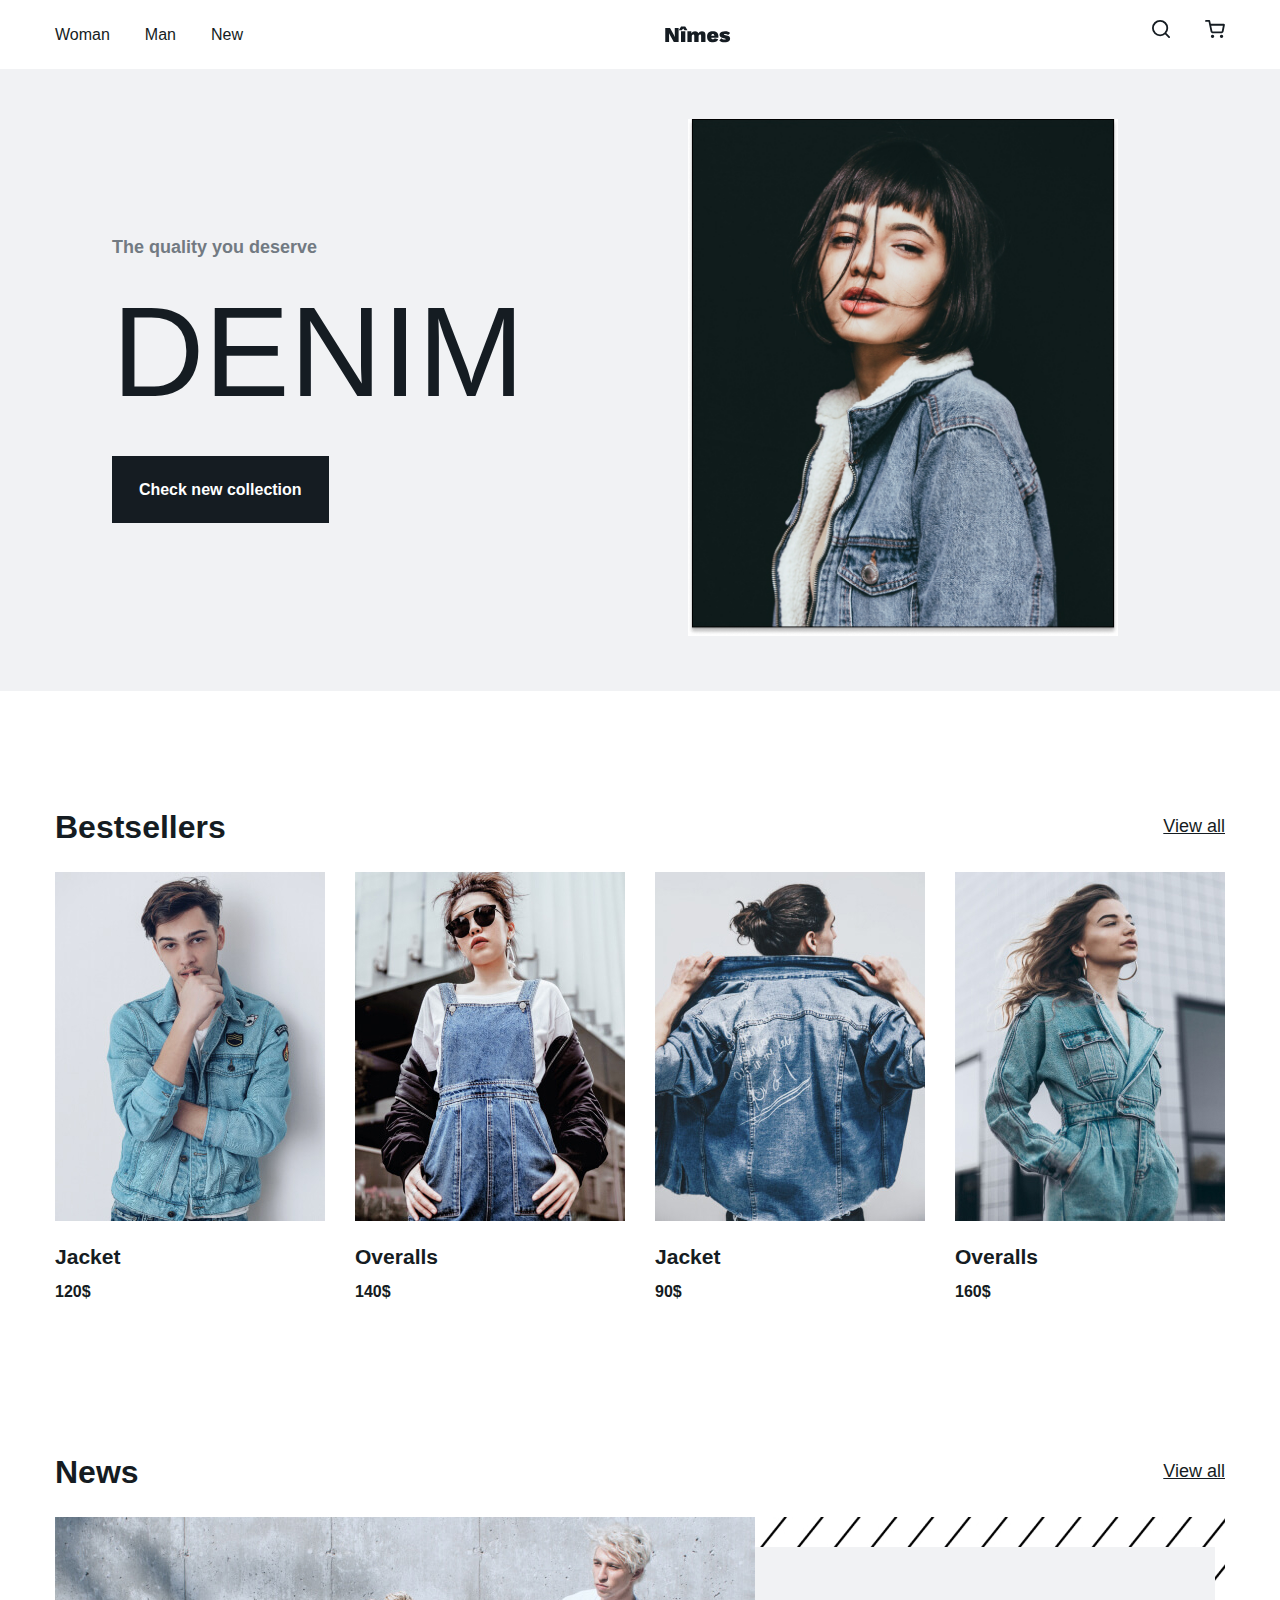
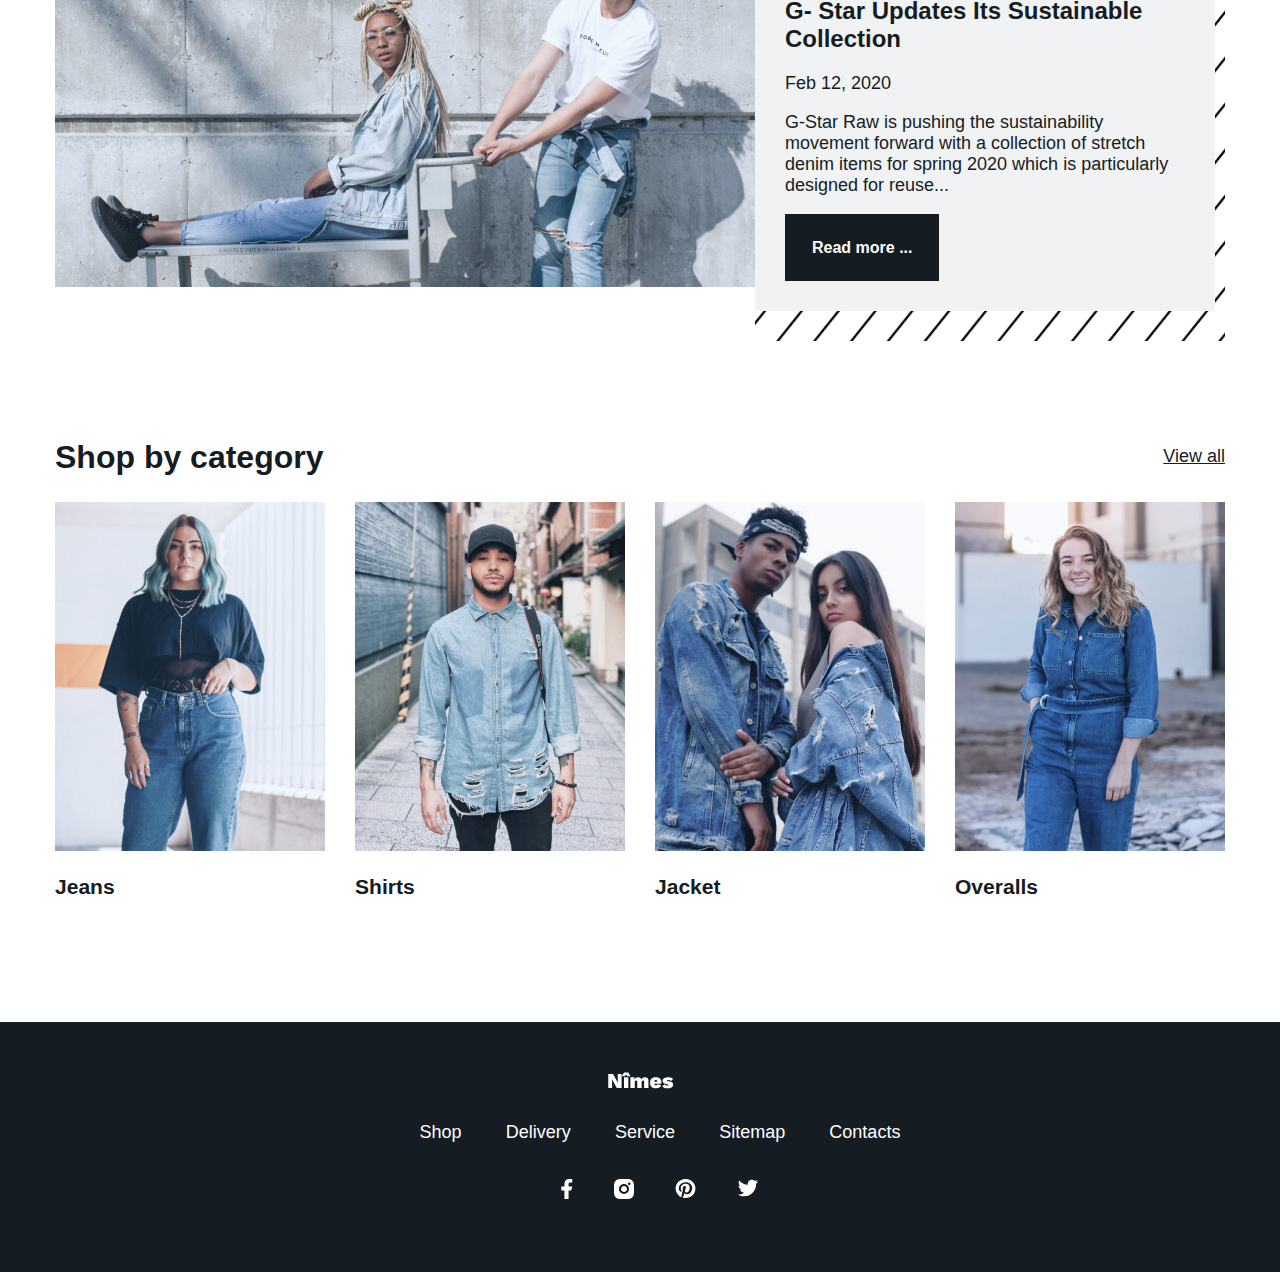
<file: index.html>
<!DOCTYPE html>
<html lang="en">

<head>
    <meta charset="utf-8">
    <meta name="viewport" content="width=device-width, initial-scale=1">
    <link rel="stylesheet" href="style.css">
    <title>«Nîmes» | Denim Clothing & Outfits</title>
</head>

<body>
    <header class="main-header">
        <nav class="main-header-nav">
            <div class="container">
                <div class="main-header-nav-wrapper">
                    <ul class="site-navigation">
                        <li class="site-navigation-item">
                            <a class="link-item" href="pages/catalog/catalog.html">
                                Woman
                            </a>
                        </li>
                        <li class="site-navigation-item">
                            <a class="link-item" href="#">
                                Man
                            </a>
                        </li>
                        <li class="site-navigation-item">
                            <a class="link-item" href="#">
                                New
                            </a>
                        </li>
                    </ul>
                    <a class="main-header-logo">
                        <img src="img/denim-logo.svg" width="75" height="17" alt="Logo">
                    </a>
                    <ul class="user-navigation">
                        <li class="user-navigation-item">
                            <a class="link-item" href="#">
                                <img src="img/search.svg" width="18" height="18" alt="Search">
                            </a>
                        </li>
                        <li class="user-navigation-item">
                            <a class="link-item" href="#">
                                <img src="img/cart.svg" width="20" height="18" alt="Cart">
                            </a>
                        </li>
                    </ul>
                </div>
            </div>
        </nav>
    </header>
    <main>
        <h1 class="visually-hidden">Denim Clothing & Outfits</h1>
        <section class="promo">
            <div class="container">
                <div class="promo-wrapper">
                    <div class="promo-text-column">
                        <h2 class="promo-title">The quality you deserve</h2>
                        <span class="promo-text">Denim</span>
                        <a class="button" href="#">Check new collection</a>
                    </div>
                    <div class="promo-img-column">
                        <img src="img/matheus.jpg" width="430" height="517" alt="New collection">
                    </div>
                </div>
            </div>
        </section>
        <section class="bestsellers">
            <div class="container">
                <header class="section-header">
                    <h2 class="section-title">Bestsellers</h2>
                    <a class="show-more" href="pages/catalog/catalog.html">View all</a>
                </header>
                <ul class="catalog-list">
                    <li class="catalog-item">
                        <a class="catalog-item-link" href="pages/card/card.html">
                            <h3 class="catalog-item-title">Jacket</h3>
                            <img src="img/63.jpg" width="270" height="349" alt="Jacket">
                            <p class="catalog-item-price">120$</p>
                        </a>
                    </li>
                    <li class="catalog-item">
                        <a class="catalog-item-link" href="pages/card/card.html">
                            <h3 class="catalog-item-title">Overalls</h3>
                            <img src="img/64.jpg" width="270" height="349" alt="Jacket">
                            <p class="catalog-item-price">140$</p>
                        </a>
                    </li>
                    <li class="catalog-item">
                        <a class="catalog-item-link" href="pages/card/card.html">
                            <h3 class="catalog-item-title">Jacket</h3>
                            <img src="img/62.jpg" width="270" height="349" alt="Jacket">
                            <p class="catalog-item-price">90$</p>
                        </a>
                    </li>
                    <li class="catalog-item">
                        <a class="catalog-item-link" href="pages/card/card.html">
                            <h3 class="catalog-item-title">Overalls</h3>
                            <img src="img/65.jpg" width="270" height="349" alt="Jacket">
                            <p class="catalog-item-price">160$</p>
                        </a>
                    </li>
                </ul>
            </div>
        </section>
        <section class="news">
            <div class="container">
                <header class="section-header">
                    <h2 class="section-title">News</h2>
                    <a class="show-more" href="pages/catalog/catalog.html">View all</a>
                </header>
                <div class="news-wrapper">
                    <div class="news-wrapper-text">
                        <div class="news-text-column">
                            <h2 class="news-title">G- Star Updates Its Sustainable Collection</h2>
                            <time class="news-time" datetime="2020-02-12 11:00">Feb 12, 2020</time>
                            <p class="news-text">G-Star Raw is pushing the sustainability movement
                                forward with a collection of stretch denim items for spring 2020 which
                                is particularly designed for reuse...</p>
                            <a class="button" href="#">Read more ...</a>
                        </div>
                    </div>
                    <div class="news-img-column">
                        <img src="img/67.jpg" width="700" height="370"
                            alt="Collection stretch denim items for spring 2020">
                    </div>
                </div>
            </div>
        </section>
        <section class="categories">
            <div class="container">
                <header class="section-header">
                    <h2 class="section-title">Shop by category</h2>
                    <a class="show-more" href="pages/catalog/catalog.html">View all</a>
                </header>
                <ul class="catalog-list">
                    <li class="catalog-item">
                        <a class="catalog-item-link" href="#">
                            <h3 class="catalog-item-title">Jeans</h3>
                            <img src="img/5.jpg" width="270" height="349" alt="Jeans">
                        </a>
                    </li>
                    <li class="catalog-item">
                        <a class="catalog-item-link" href="#">
                            <h3 class="catalog-item-title">Shirts</h3>
                            <img src="img/52.jpg" width="270" height="349" alt="Jeans">
                        </a>
                    </li>
                    <li class="catalog-item">
                        <a class="catalog-item-link" href="#">
                            <h3 class="catalog-item-title">Jacket</h3>
                            <img src="img/53.jpg" width="270" height="349" alt="Jeans">
                        </a>
                    </li>
                    <li class="catalog-item">
                        <a class="catalog-item-link" href="#">
                            <h3 class="catalog-item-title">Overalls</h3>
                            <img src="img/54.jpg" width="270" height="349" alt="Jeans">
                        </a>
                    </li>
                </ul>
            </div>
        </section>
    </main>
    <footer class="main-footer">
        <div class="container">
            <div class="main-footer-wrapper">
                <a class="main-footer-logo">
                    <img src="img/denim-logo-footer.svg" width="75" height="17" alt="Logo">
                </a>
                <ul class="footer-navigation">
                    <li class="footer-navigation-item">
                        <a class="footer-navigation-link" href="#">Shop</a>
                    </li>
                    <li class="footer-navigation-item">
                        <a class="footer-navigation-link" href="#">Delivery</a>
                    </li>
                    <li class="footer-navigation-item">
                        <a class="footer-navigation-link" href="#">Service</a>
                    </li>
                    <li class="footer-navigation-item">
                        <a class="footer-navigation-link" href="#">Sitemap</a>
                    </li>
                    <li class="footer-navigation-item">
                        <a class="footer-navigation-link" href="#">Contacts</a>
                    </li>
                </ul>
                <ul class="social">
                    <li class="social-item">
                        <a href="#">
                            <img src="img/facebook.svg" width="12" height="20" alt="facebook">
                        </a>
                    </li>
                    <li class="social-item">
                        <a href="#">
                            <img src="img/instagram.svg" width="20" height="20" alt="instagram">
                        </a>
                    </li>
                    <li class="social-item">
                        <a href="#">
                            <img src="img/pinterest.svg" width="21" height="20" alt="pinterest">
                        </a>
                    </li>
                    <li class="social-item">
                        <a href="#">
                            <img src="img/twitter.svg" width="22" height="18" alt="twitter">
                        </a>
                    </li>
                </ul>
            </div>
        </div>
    </footer>
</body>

</html>
</file>
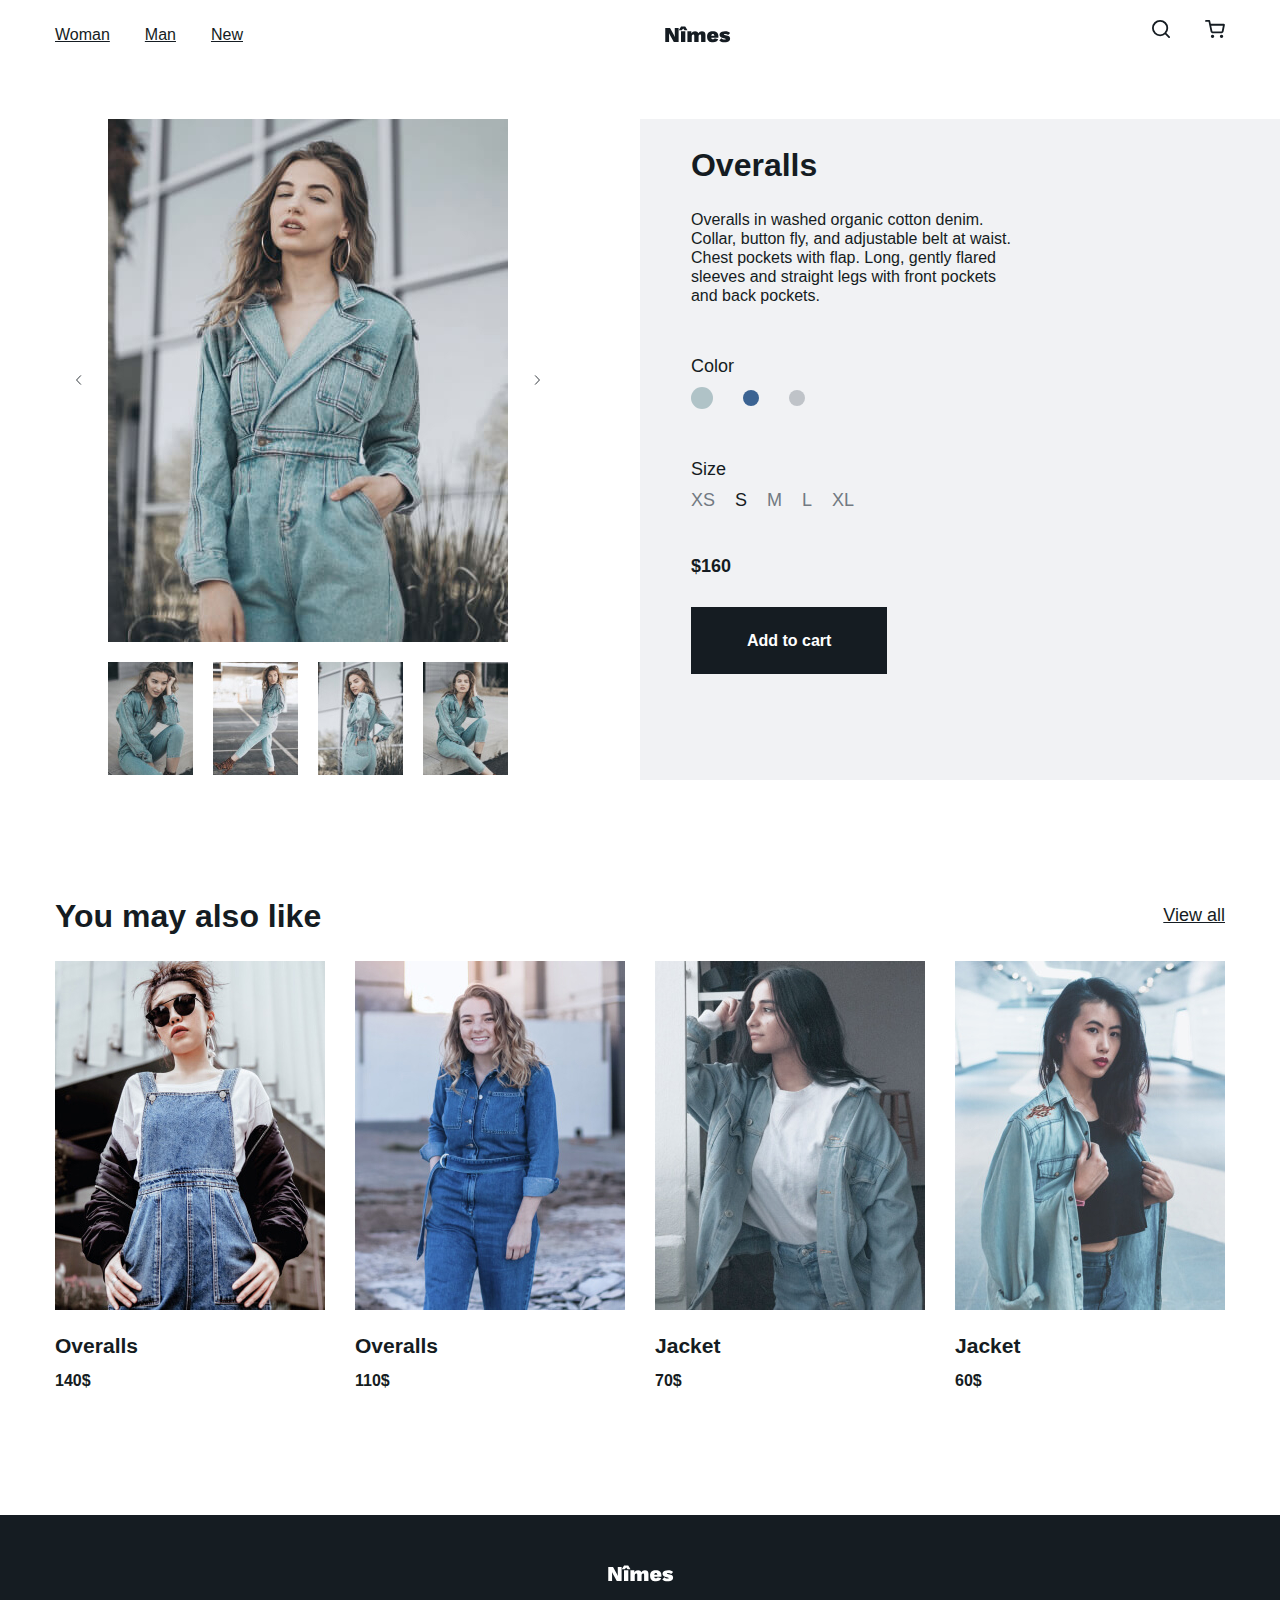
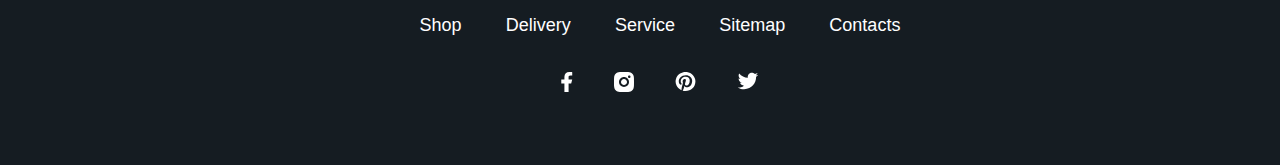
<file: pages/card/card.html>
<!DOCTYPE html>
<html lang="en">

<head>
    <meta charset="utf-8">
    <meta name="viewport" content="width=device-width, initial-scale=1">
    <link rel="stylesheet" href="style.css">
    <title>Card «Overalls» | «Nîmes»</title>
</head>

<body>
    <header class="main-header">
        <nav class="main-header-nav">
            <div class="container">
                <div class="main-header-nav-wrapper">
                    <ul class="site-navigation">
                        <li class="site-navigation-item">
                            <a class="link-item" href="../catalog/catalog.html">
                                Woman
                            </a>
                        </li>
                        <li class="site-navigation-item">
                            <a class="link-item" href="#">
                                Man
                            </a>
                        </li>
                        <li class="site-navigation-item">
                            <a class="link-item" href="#">
                                New
                            </a>
                        </li>
                    </ul>
                    <a class="main-header-logo">
                        <img src="../../img/denim-logo.svg" width="75" height="17" alt="Logo">
                    </a>
                    <ul class="user-navigation">
                        <li class="user-navigation-item">
                            <a class="link-item" href="#">
                                <img src="../../img/search.svg" width="18" height="18" alt="Search">
                            </a>
                        </li>
                        <li class="user-navigation-item">
                            <a class="link-item" href="#">
                                <img src="../../img/cart.svg" width="20" height="18" alt="Cart">
                            </a>
                        </li>
                    </ul>
                </div>
            </div>
        </nav>
    </header>
    <main>
        <h1 class="visually-hidden">Card «Overalls»</h1>
        <section class="card">
            <div class="container">
                <div class="card-wrapper">
                    <div class="card-photos-column">
                        <div class="card-photo-full-and-switching">
                            <button class="card-photo-prev-button" type="button">
                                <img src="../../img/previous.svg" width="21" height="10" alt="previous">
                            </button>
                            <img src="../../img/55.jpg" width="400" height="523" alt="Full photo">
                            <button class="card-photo-next-button" type="button">
                                <img src="../../img/next.svg" width="21" height="10" alt="next">
                            </button>
                        </div>
                        <ul class="card-photo-preview">
                            <li class="card-photo-preview-item">
                                <img src="../../img/56.jpg" width="85" height="113" alt="Photo 1">
                            </li>
                            <li class="card-photo-preview-item">
                                <img src="../../img/57.jpg" width="85" height="113" alt="Photo 2">
                            </li>
                            <li class="card-photo-preview-item">
                                <img src="../../img/58.jpg" width="85" height="113" alt="Photo 3">
                            </li>
                            <li class="card-photo-preview-item">
                                <img src="../../img/59.jpg" width="85" height="113" alt="Photo 4">
                            </li>
                        </ul>
                    </div>
                    <div class="card-description-column">
                        <h2 class="card-description-header">Overalls</h2>
                        <p class="card-description-text">
                            Overalls in washed organic cotton denim. <br>Collar,
                            button fly, and adjustable belt at waist. <br>Chest
                            pockets with flap. Long, gently flared<br> sleeves
                            and straight legs with front pockets<br> and back pockets.
                        </p>
                        <div class="card-description-property">
                            <span class="card-description-property-title">Color</span>
                            <img src="../../img/color-1.svg" width="22" height="22" alt="Color 1">
                            <img src="../../img/color-2.svg" width="16" height="16" alt="Color 2">
                            <img src="../../img/color-3.svg" width="16" height="16" alt="Color 3">
                        </div>
                        <div class="card-description-property">
                            <span class="card-description-property-title">Size</span>
                            <span class="card-description-property-text">XS</span>
                            <span class="card-description-property-text card-description-property-text-current">S</span>
                            <span class="card-description-property-text">M</span>
                            <span class="card-description-property-text">L</span>
                            <span class="card-description-property-text">XL</span>
                        </div>
                        <p class="card-description-price">$160</p>
                        <a class="button" href="#">Add to cart</a>
                    </div>
                </div>
            </div>
        </section>
        <section class="like">
            <div class="container">
                <header class="section-header">
                    <h2 class="section-title">You may also like</h2>
                    <a class="show-more" href="../catalog/catalog.html">View all</a>
                </header>
                <ul class="like-list">
                    <li class="like-item">
                        <a class="like-item-link" href="#">
                            <h3 class="like-item-title">Overalls</h3>
                            <img src="../../img/64.jpg" width="270" height="349" alt="Jacket">
                            <p class="like-item-price">140$</p>
                        </a>
                    </li>
                    <li class="like-item">
                        <a class="like-item-link" href="#">
                            <h3 class="like-item-title">Overalls</h3>
                            <img src="../../img/54.jpg" width="270" height="349" alt="Jacket">
                            <p class="like-item-price">110$</p>
                        </a>
                    </li>
                    <li class="like-item">
                        <a class="like-item-link" href="#">
                            <h3 class="like-item-title">Jacket</h3>
                            <img src="../../img/21.jpg" width="270" height="349" alt="Jacket">
                            <p class="like-item-price">70$</p>
                        </a>
                    </li>
                    <li class="like-item">
                        <a class="like-item-link" href="#">
                            <h3 class="like-item-title">Jacket</h3>
                            <img src="../../img/41.jpg" width="270" height="349" alt="Jacket">
                            <p class="like-item-price">60$</p>
                        </a>
                    </li>
                </ul>
            </div>
        </section>
    </main>
    <footer class="main-footer">
        <div class="container">
            <div class="main-footer-wrapper">
                <a class="main-footer-logo">
                    <img src="../../img/denim-logo-footer.svg" width="75" height="17" alt="Logo">
                </a>
                <ul class="footer-navigation">
                    <li class="footer-navigation-item">
                        <a class="footer-navigation-link" href="#">Shop</a>
                    </li>
                    <li class="footer-navigation-item">
                        <a class="footer-navigation-link" href="#">Delivery</a>
                    </li>
                    <li class="footer-navigation-item">
                        <a class="footer-navigation-link" href="#">Service</a>
                    </li>
                    <li class="footer-navigation-item">
                        <a class="footer-navigation-link" href="#">Sitemap</a>
                    </li>
                    <li class="footer-navigation-item">
                        <a class="footer-navigation-link" href="#">Contacts</a>
                    </li>
                </ul>
                <ul class="social">
                    <li class="social-item">
                        <a href="#">
                            <img src="../../img/facebook.svg" width="12" height="20" alt="facebook">
                        </a>
                    </li>
                    <li class="social-item">
                        <a href="#">
                            <img src="../../img/instagram.svg" width="20" height="20" alt="instagram">
                        </a>
                    </li>
                    <li class="social-item">
                        <a href="#">
                            <img src="../../img/pinterest.svg" width="21" height="20" alt="pinterest">
                        </a>
                    </li>
                    <li class="social-item">
                        <a href="#">
                            <img src="../../img/twitter.svg" width="22" height="18" alt="twitter">
                        </a>
                    </li>
                </ul>
            </div>
        </div>
    </footer>
</body>

</html>
</file>
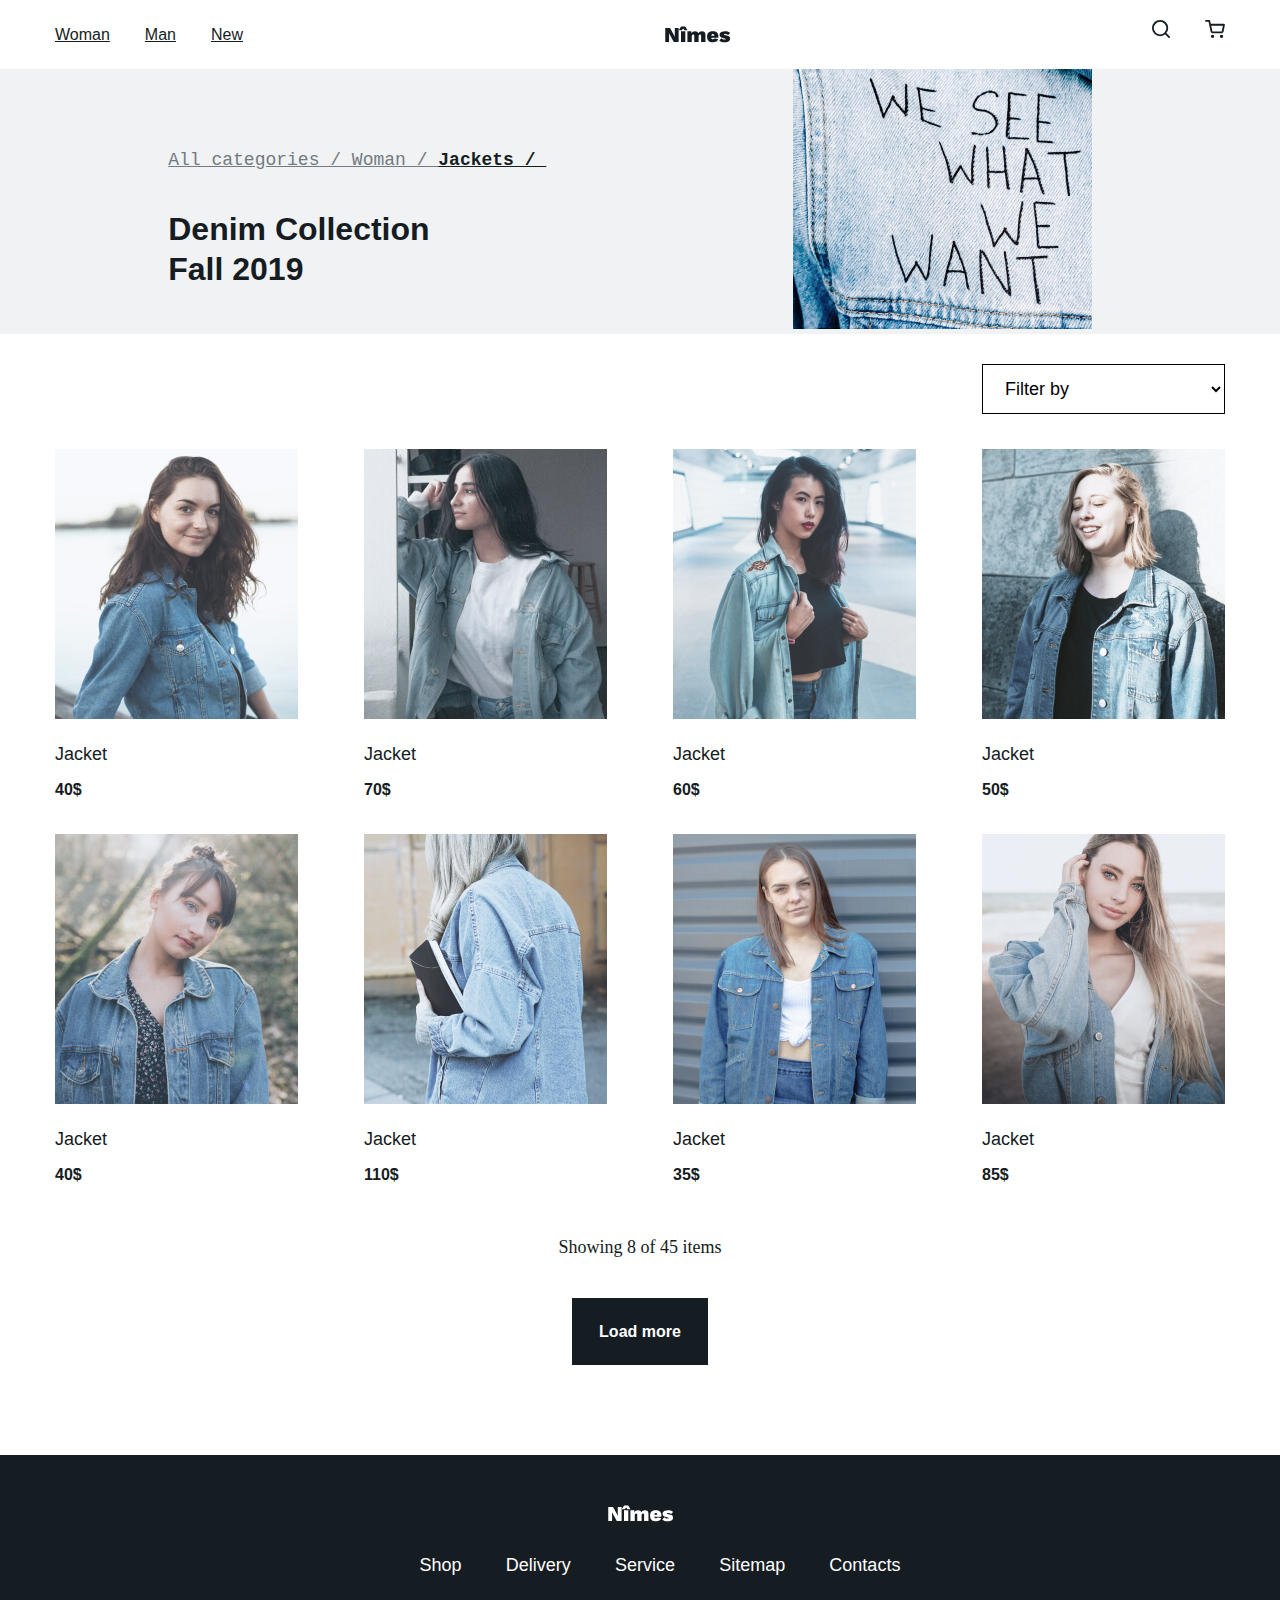
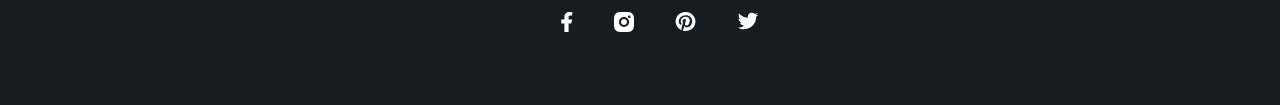
<file: pages/catalog/catalog.html>
<!DOCTYPE html>
<html lang="en">

<head>
    <meta charset="utf-8">
    <meta name="viewport" content="width=device-width, initial-scale=1">
    <link rel="stylesheet" href="style.css">
    <title>Catalog | «Nîmes»</title>
</head>

<body>
    <header class="main-header">
        <nav class="main-header-nav">
            <div class="container">
                <div class="main-header-nav-wrapper">
                    <ul class="site-navigation">
                        <li class="site-navigation-item">
                            <a class="link-item" href="catalog.html">
                                Woman
                            </a>
                        </li>
                        <li class="site-navigation-item">
                            <a class="link-item" href="#">
                                Man
                            </a>
                        </li>
                        <li class="site-navigation-item">
                            <a class="link-item" href="#">
                                New
                            </a>
                        </li>
                    </ul>
                    <a class="main-header-logo">
                        <img src="../../img/denim-logo.svg" width="75" height="17" alt="Logo">
                    </a>
                    <ul class="user-navigation">
                        <li class="user-navigation-item">
                            <a class="link-item" href="#">
                                <img src="../../img/search.svg" width="18" height="18" alt="Search">
                            </a>
                        </li>
                        <li class="user-navigation-item">
                            <a class="link-item" href="#">
                                <img src="../../img/cart.svg" width="20" height="18" alt="Cart">
                            </a>
                        </li>
                    </ul>
                </div>
            </div>
        </nav>
    </header>
    <main>
        <section class="promo">
            <div class="container">
                <div class="promo-wrapper">
                    <div class="promo-text-column">
                        <ul class="categories-list">
                            <li class="categories-item">
                                <a class="categories-item" href="../../index.html">
                                    <pre>All categories / </pre>
                                </a>
                            </li>
                            <li class="categories-item">
                                <a class="categories-item" href="#">
                                    <pre>Woman / </pre>
                                </a>
                            </li>
                            <li class="categories-item">
                                <a class="categories-item categories-item-current" href="#">
                                    <pre>Jackets / </pre>
                                </a>
                            </li>
                        </ul>
                        <h1 class="promo-title">
                            Denim Collection<br> Fall 2019
                        </h1>
                    </div>
                    <div class="promo-img-column">
                        <img src="../../img/61.jpg" width="299" height="260" alt="We see what we want">
                    </div>
                </div>
            </div>
        </section>
        <section class="catalog">
            <div class="container">
                <header class="section-header"> 
                    <h2 class="visually-hidden">jackets</h2>
                    <select class="catalog-filters">
                        <option>Filter by</option>
                    </select>
                </header>
                <ul class="catalog-list">
                    <li class="catalog-item">
                        <a class="catalog-item-link" href="../card/card.html">
                            <h3 class="catalog-item-title">Jacket</h3>
                            <img src="../../img/9.jpg" width="243" height="270" alt="Jacket">
                            <p class="catalog-item-price">40$</p>
                        </a>
                    </li>
                    <li class="catalog-item">
                        <a class="catalog-item-link" href="../card/card.html">
                            <h3 class="catalog-item-title">Jacket</h3>
                            <img src="../../img/2.jpg" width="243" height="270" alt="Jacket">
                            <p class="catalog-item-price">70$</p>
                        </a>
                    </li>
                    <li class="catalog-item">
                        <a class="catalog-item-link" href="../card/card.html">
                            <h3 class="catalog-item-title">Jacket</h3>
                            <img src="../../img/4.jpg" width="243" height="270" alt="Jacket">
                            <p class="catalog-item-price">60$</p>
                        </a>
                    </li>
                    <li class="catalog-item">
                        <a class="catalog-item-link" href="../card/card.html">
                            <h3 class="catalog-item-title">Jacket</h3>
                            <img src="../../img/11.jpg" width="243" height="270" alt="Jacket">
                            <p class="catalog-item-price">50$</p>
                        </a>
                    </li>
                    <li class="catalog-item">
                        <a class="catalog-item-link" href="../card/card.html">
                            <h3 class="catalog-item-title">Jacket</h3>
                            <img src="../../img/15.jpg" width="243" height="270" alt="Jacket">
                            <p class="catalog-item-price">40$</p>
                        </a>
                    </li>
                    <li class="catalog-item">
                        <a class="catalog-item-link" href="../card/card.html">
                            <h3 class="catalog-item-title">Jacket</h3>
                            <img src="../../img/1.jpg" width="243" height="270" alt="Jacket">
                            <p class="catalog-item-price">110$</p>
                        </a>
                    </li>
                    <li class="catalog-item">
                        <a class="catalog-item-link" href="../card/card.html">
                            <h3 class="catalog-item-title">Jacket</h3>
                            <img src="../../img/3.jpg" width="243" height="270" alt="Jacket">
                            <p class="catalog-item-price">35$</p>
                        </a>
                    </li>
                    <li class="catalog-item">
                        <a class="catalog-item-link" href="../card/card.html">
                            <h3 class="catalog-item-title">Jacket</h3>
                            <img src="../../img/13.jpg" width="243" height="270" alt="Jacket">
                            <p class="catalog-item-price">85$</p>
                        </a>
                    </li>
                </ul>
                <div class="catalog-continuation">
                    <p class="catalog-number-of-items">
                        Showing 8 of 45 items
                    </p>
                    <a class="button" href="#">Load more</a>
                </div>
            </div>
        </section>
    </main>
    <footer class="main-footer">
        <div class="container">
            <div class="main-footer-wrapper">
                <a class="main-footer-logo">
                    <img src="../../img/denim-logo-footer.svg" width="75" height="17" alt="Logo">
                </a>
                <ul class="footer-navigation">
                    <li class="footer-navigation-item">
                        <a class="footer-navigation-link" href="#">Shop</a>
                    </li>
                    <li class="footer-navigation-item">
                        <a class="footer-navigation-link" href="#">Delivery</a>
                    </li>
                    <li class="footer-navigation-item">
                        <a class="footer-navigation-link" href="#">Service</a>
                    </li>
                    <li class="footer-navigation-item">
                        <a class="footer-navigation-link" href="#">Sitemap</a>
                    </li>
                    <li class="footer-navigation-item">
                        <a class="footer-navigation-link" href="#">Contacts</a>
                    </li>
                </ul>
                <ul class="social">
                    <li class="social-item">
                        <a href="#">
                            <img src="../../img/facebook.svg" width="12" height="20" alt="facebook">
                        </a>
                    </li>
                    <li class="social-item">
                        <a href="#">
                            <img src="../../img/instagram.svg" width="20" height="20" alt="instagram">
                        </a>
                    </li>
                    <li class="social-item">
                        <a href="#">
                            <img src="../../img/pinterest.svg" width="21" height="20" alt="pinterest">
                        </a>
                    </li>
                    <li class="social-item">
                        <a href="#">
                            <img src="../../img/twitter.svg" width="22" height="18" alt="twitter">
                        </a>
                    </li>
                </ul>
            </div>
        </div>
    </footer>
</body>

</html>
</file>
<file: style.css>
body {
    min-width: 1200px;
    margin: 0;
    padding: 0;
    font-family: "Work Sans", "Arial", sans-serif;
    font-weight: normal;
    font-size: 18px;
    line-height: 21px;
    color: #151C22;
}

.visually-hidden {
    position: absolute;
    clip: rect(1px, 1px, 1px, 1px);
    padding: 0;
    border: 0;
    height: 1px;
    width: 1px;
    overflow: hidden;
}

a {
    color: inherit;
}

.container {
    width: 1170px;
    margin: 0 auto;
    padding-left: 15px;
    padding-right: 15px;
}

.button {
    text-decoration: none;
    font-weight: bold;
    font-size: 16px;
    line-height: 19px;
    color: #FFFFFF;
    background-color: #151C22;
    padding: 24px 27px;
}

.link-item {
    text-decoration: none;
}

.show-more {
    font-size: 18px;
    line-height: 21px;
}

.main-header-logo {
    padding: 25px 0 20px;
    margin: auto;
}

.site-navigation {
    display: flex;
    justify-content: flex-start;
    align-items: flex-start;
    flex-wrap: wrap;
    margin: 0;
    padding: 0;
    list-style: none;
    font-size: 16px;
    line-height: 19px;
}

.user-navigation {
    display: flex;
    justify-content: flex-end;
    align-items: flex-start;
    flex-wrap: wrap;
    margin: 0;
    padding: 0;
    list-style: none;
}

.site-navigation-item {
    padding: 25px 0;
    margin-right: 35px;
}

.user-navigation-item {
    padding: 20px 0;
    margin-left: 35px;
}

.main-header-nav-wrapper {
    display: flex;
    justify-content: space-between;
}

.promo {
    background-color: #F1F2F4;
}

.promo-title {
    margin: 0;
    font-size: 18px;
    line-height: 21px;
    font-family: "Work Sans", "Arial", sans-serif;
    color: #727A82;
}

.promo-text {
    font-family: "Anton", "Arial", sans-serif;
    font-weight: normal;
    font-size: 128px;
    line-height: 188px;
    text-transform: uppercase;
    margin-top: 0;
    margin-bottom: 10px;
    padding: 0;
}

.promo-wrapper {
    display: flex;
    justify-content: space-around;
}

.promo-text-column {
    display: flex;
    flex-direction: column;
    justify-content: center;
    align-items: flex-start;
}

.promo-img-column {
    padding: 50px;
}

.bestsellers {
    padding-top: 90px;
    padding-bottom: 90px;
}

.section-header {
    display: flex;
    justify-content: space-between;
    align-items: center;
}

.section-title {
    font-weight: bold;
    font-size: 32px;
    line-height: 38px;
}

.catalog-list {
    display: flex;
    flex-wrap: wrap;
    margin: 0;
    padding: 0;
    list-style: none;
}

.catalog-item {
    width: 270px;
    margin-bottom: 25px;
    margin-right: 30px;
}

.catalog-item:nth-child(4n) {
    margin-right: 0;
}

.catalog-item-title {
    margin-top: 25px;
    margin-bottom: 10px;
}

.catalog-item-link {
    display: flex;
    flex-direction: column;

    font-size: 18px;
    line-height: 21px;
    text-decoration: none;
}

.catalog-item-link img {
    order: -1;
}

.catalog-item-price {
    margin-top: 5px;
    margin-bottom: 10px;
    font-weight: bold;
    font-size: 16px;
    line-height: 19px;
}

.news {
    padding-bottom: 70px;
}

.news-wrapper {
    display: flex;
    flex-direction: row-reverse;
    justify-content: center;
}

.news-wrapper-text {
    width: 470px;
    background-image: url("img/dia.jpg");
}

.news-text-column {
    width: 400px;
    margin-top: 30px;
    margin-bottom: 30px;
    background-color: #F1F2F4;

    display: flex;
    flex-direction: column;
    justify-content: space-around;
    align-items: flex-start;

    padding: 30px
}

.news-title {
    font-family: "Work Sans", "Arial", sans-serif;
    font-weight: bold;
    font-size: 24px;
    line-height: 28px;
}

.news-image-column {
    width: 700px;
}

.categories {
    padding-bottom: 90px;
}

.main-footer {
    padding-top: 50px;
    padding-bottom: 50px;
    background-color: #151C22;
}

.main-footer-wrapper {
    display: flex;
    flex-direction: column;
    justify-content: center;
    align-items: center;
}

.main-footer-logo {
    margin: auto;
    margin-bottom: 10px;
}

.footer-navigation {
    display: flex;
    justify-content: space-around;
    flex-wrap: wrap;
    width: 525px;

    list-style: none;
}

.footer-navigation-link {
    font-size: 18px;
    line-height: 21px;
    color: #ffffff;
    text-decoration: none;
}

.social {
    display: flex;
    justify-content: space-around;
    flex-wrap: wrap;
    width: 240px;

    list-style: none;
}
</file>
<file: pages/card/style.css>
body {
    min-width: 1200px;
    margin: 0;
    padding: 0;
    font-family: "Work Sans", "Arial", sans-serif;
    font-weight: normal;
    font-size: 18px;
    line-height: 21px;
    color: #151C22;
}

.visually-hidden {
    position: absolute;
    clip: rect(1px, 1px, 1px, 1px);
    padding: 0;
    border: 0;
    height: 1px;
    width: 1px;
    overflow: hidden;
}

a {
    color: inherit;
}

.container {
    width: 1170px;
    margin: 0 auto;
    padding-left: 15px;
    padding-right: 15px;
}

.button {
    display: inline-block;
    text-decoration: none;
    font-weight: bold;
    font-size: 16px;
    line-height: 19px;
    color: #FFFFFF;
    background-color: #151C22;
    padding: 24px 56px;
}

.main-header-logo {
    padding: 25px 0 20px;
    margin: auto;
}

.site-navigation {
    display: flex;
    justify-content: flex-start;
    align-items: flex-start;
    flex-wrap: wrap;
    margin: 0;
    padding: 0;
    list-style: none;
    font-size: 16px;
    line-height: 19px;
}

.user-navigation {
    display: flex;
    justify-content: flex-end;
    align-items: flex-start;
    flex-wrap: wrap;
    margin: 0;
    padding: 0;
    list-style: none;
}

.site-navigation-item {
    padding: 25px 0;
    margin-right: 35px;
}

.user-navigation-item {
    padding: 20px 0;
    margin-left: 35px;
}

.main-header-nav-wrapper {
    display: flex;
    justify-content: space-between;
}

/*Начало основного содержания*/

.card {
    background-image: linear-gradient(to right, #ffffff 50%, #f1f2f4 50%);
    margin-top: 50px;
}

.card-wrapper {
    display: flex;
    justify-content: space-around;
}

.card-photos-column {
    width: 540px;
    margin-right: 60px;
}

.card-description-column {
    width: 570px;
    padding-left: 70px;
}

.card-photo-full-and-switching {
    display: flex;
    justify-content: space-around;
}

.card-photo-preview {
    display: flex;
    justify-content: center;

    margin: 0;
    padding: 0;
    list-style: none;
}

.card-photo-preview-item {
    margin-top: 20px;
}

.card-photo-preview-item:not(:last-child) {
    margin-right: 20px;
}

.card-photo-prev-button:hover, .card-photo-next-button:hover {
    background-color: #f1f2f4;
    border: 0;
}

.card-photo-prev-button, .card-photo-next-button,
.card-photo-prev-button:active, .card-photo-next-button:active  {
    background-color: #ffffff;
    border: 0;
}

.card-description-header {
    font-size: 32px;
    line-height: 38px;
}

.card-description-text {
    font-size: 16px;
    line-height: 19px;
}

.card-description-property {
    display: flex;
    flex-wrap: wrap;
    align-items: center;
    padding-top: 15px;
    padding-bottom: 15px;
}

.card-description-property-title {
    flex-basis: 100%;
    margin-top: 20px;
    margin-bottom: 10px;
}

.card-description-property img:not(:last-child) {
    margin-right: 30px;
}

.card-description-property-text {
    font-size: 18px;
    line-height: 21px;
    color: #727A82;
}

.card-description-property-text:not(:last-child) {
    margin-right: 20px;
}

.card-description-property-text-current {
    color: #151C22;
}

.card-description-price {
    font-weight: bold;
    font-size: 18px;
    line-height: 21px;
    margin-top: 30px;
    margin-bottom: 30px;
}

.like {
    padding-top: 90px;
    padding-bottom: 90px;
}

.section-header {
    display: flex;
    justify-content: space-between;
    align-items: center;
}

.section-title {
    font-weight: bold;
    font-size: 32px;
    line-height: 38px;
}

.like-list {
    display: flex;
    flex-wrap: wrap;
    margin: 0;
    padding: 0;
    list-style: none;
}

.like-item {
    width: 270px;
    margin-bottom: 25px;
    margin-right: 30px;
}

.like-item:nth-child(4n) {
    margin-right: 0;
}

.like-item-title {
    margin-top: 25px;
    margin-bottom: 10px;
}

.like-item-link {
    display: flex;
    flex-direction: column;

    font-size: 18px;
    line-height: 21px;
    text-decoration: none;
}

.like-item-link img {
    order: -1;
}

.like-item-price {
    margin-top: 5px;
    margin-bottom: 10px;
    font-weight: bold;
    font-size: 16px;
    line-height: 19px;
}

/*Конец основного содержания*/

.main-footer {
    padding-top: 50px;
    padding-bottom: 50px;
    background-color: #151C22;
}

.main-footer-wrapper {
    display: flex;
    flex-direction: column;
    justify-content: center;
    align-items: center;
}

.main-footer-logo {
    margin: auto;
    margin-bottom: 10px;
}

.footer-navigation {
    display: flex;
    justify-content: space-around;
    flex-wrap: wrap;
    width: 525px;

    list-style: none;
}

.footer-navigation-link {
    font-size: 18px;
    line-height: 21px;
    color: #ffffff;
    text-decoration: none;
}

.social {
    display: flex;
    justify-content: space-around;
    flex-wrap: wrap;
    width: 240px;

    list-style: none;
}
</file>
<file: pages/catalog/style.css>
body {
    min-width: 1200px;
    margin: 0;
    padding: 0;
    font-family: "Work Sans", "Arial", sans-serif;
    font-weight: normal;
    font-size: 18px;
    line-height: 21px;
    color: #151C22;
}

.visually-hidden {
    position: absolute;
    clip: rect(1px, 1px, 1px, 1px);
    padding: 0;
    border: 0;
    height: 1px;
    width: 1px;
    overflow: hidden;
}

a {
    color: inherit;
}

.container {
    width: 1170px;
    margin: 0 auto;
    padding-left: 15px;
    padding-right: 15px;
}

.button {
    text-decoration: none;
    font-weight: bold;
    font-size: 16px;
    line-height: 19px;
    color: #FFFFFF;
    background-color: #151C22;
    padding: 24px 27px;
}

.main-header-logo {
    padding: 25px 0 20px;
    margin: auto;
}

.site-navigation {
    display: flex;
    justify-content: flex-start;
    align-items: flex-start;
    flex-wrap: wrap;
    margin: 0;
    padding: 0;
    list-style: none;
    font-size: 16px;
    line-height: 19px;
}

.user-navigation {
    display: flex;
    justify-content: flex-end;
    align-items: flex-start;
    flex-wrap: wrap;
    margin: 0;
    padding: 0;
    list-style: none;
}

.site-navigation-item {
    padding: 25px 0;
    margin-right: 35px;
}

.user-navigation-item {
    padding: 20px 0;
    margin-left: 35px;
}

.main-header-nav-wrapper {
    display: flex;
    justify-content: space-between;
}

.promo {
    background-color: #F1F2F4;
    margin-bottom: 30px;
}

.promo-wrapper {
    display: flex;
    justify-content: space-around;
}

.promo-text-column {
    display: flex;
    flex-direction: column;
    justify-content: center;
    align-items: flex-start;
}

.categories-list {
    display: flex;
    flex-wrap: wrap;

    padding-left: 0;
    margin-bottom: 20px;
    list-style: none;
}

.categories-item {
    font-weight: 500;
    font-size: 18px;
    line-height: 21px;

    color: #727A82;
}


.categories-item-current {
    font-weight: bold;
    color: #151C22;
}

.promo-title {
    margin: 0;
    font-weight: bold;
    font-size: 32px;
    line-height: 125%;
}

.promo-img-column {
    padding: 0 20px;
    height: 260;
}

.catalog {
    margin-bottom: 90px;
}

.section-header {
    display: flex;
    justify-content: flex-end;
    align-items: center;
    margin-bottom: 35px;
}

.catalog-filters {
    width: 243px;
    height: 50px;
    border: 1px solid black;
    background-color: #ffffff;
    padding-left: 18px;

    font-style: normal;
    font-weight: 500;
    font-size: 18px;
    line-height: 21px;
    font-family: "Work Sans", "Arial", sans-serif;
}

.catalog-list {
    display: flex;
    flex-wrap: wrap;
    justify-content: space-between;
    margin: 0;
    padding: 0;
    list-style: none;
}

.catalog-item {
    width: 243px;
    margin-bottom: 25px;
    margin-right: 30px;
}

.catalog-item:nth-child(4n) {
    margin-right: 0;
}

.catalog-item-title {
    font-weight: 500;
    font-size: 18px;
    line-height: 21px;

    margin-top: 25px;
    margin-bottom: 10px;
}

.catalog-item-link {
    display: flex;
    flex-direction: column;

    font-size: 18px;
    line-height: 21px;
    text-decoration: none;
}

.catalog-item-link img {
    order: -1;
}

.catalog-item-price {
    margin-top: 5px;
    margin-bottom: 10px;
    font-weight: bold;
    font-size: 16px;
    line-height: 19px;
}
.catalog-continuation {
    display: flex;
    flex-direction: column;
    justify-content: space-around;
    align-items: center;
    margin: 0;
    padding: 0;
}

.catalog-number-of-items {
    font-family: Work Sans;
    font-style: normal;
    font-weight: normal;
    font-size: 18px;
    line-height: 21px;
    margin-bottom: 40px;
}

.main-footer {
    padding-top: 50px;
    padding-bottom: 50px;
    background-color: #151C22;
}

.main-footer-wrapper {
    display: flex;
    flex-direction: column;
    justify-content: center;
    align-items: center;
}

.main-footer-logo {
    margin: auto;
    margin-bottom: 10px;
}

.footer-navigation {
    display: flex;
    justify-content: space-around;
    flex-wrap: wrap;
    width: 525px;

    list-style: none;
}

.footer-navigation-link {
    font-size: 18px;
    line-height: 21px;
    color: #ffffff;
    text-decoration: none;
}

.social {
    display: flex;
    justify-content: space-around;
    flex-wrap: wrap;
    width: 240px;

    list-style: none;
}
</file>
